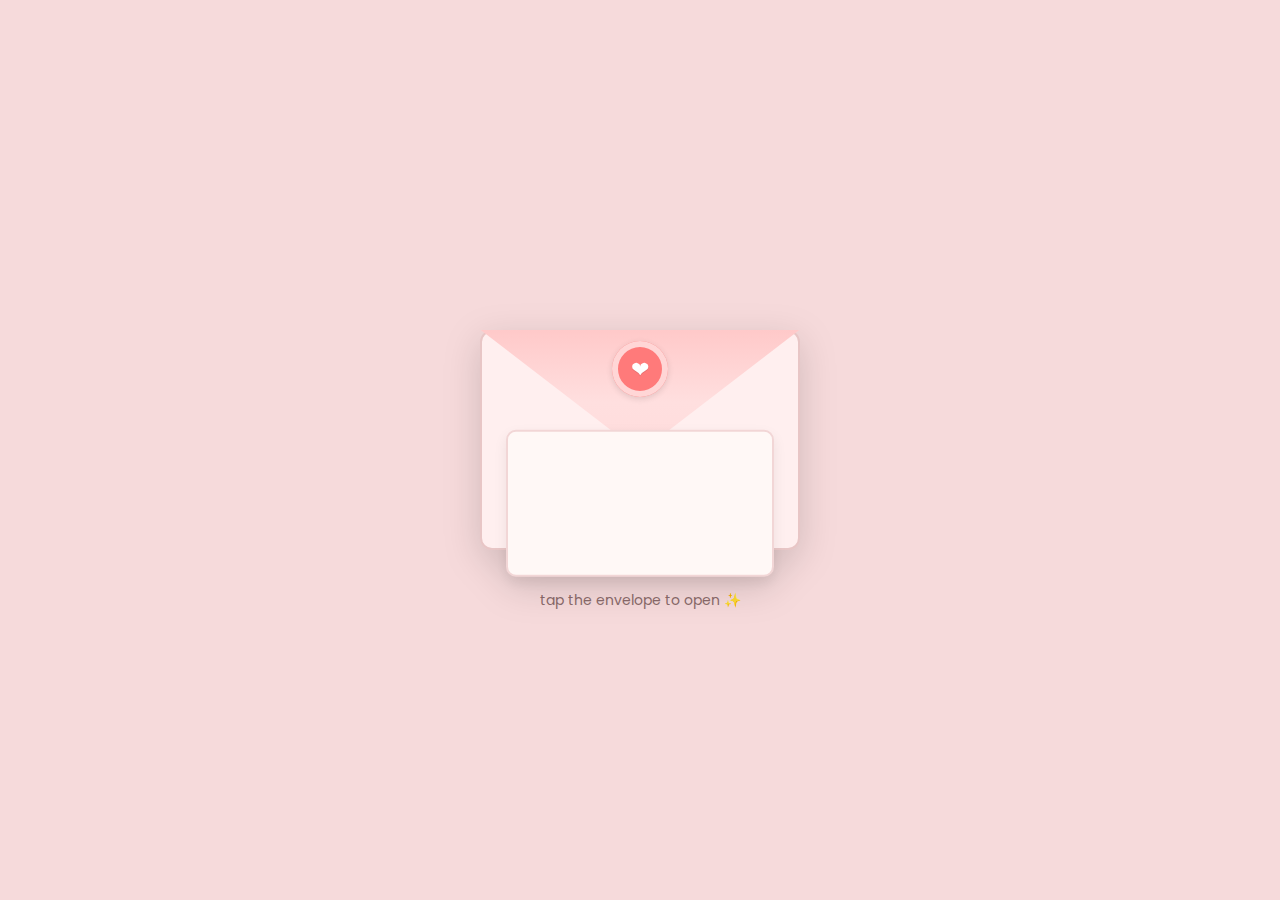
<file: index.html>
<!DOCTYPE html>
<html lang="en">
<head>
  <meta charset="utf-8" />
  <meta name="viewport" content="width=device-width,initial-scale=1" />
  <title>💌 RSVP – A Secret Dinner Date</title>

  <!-- Google Fonts -->
  <link href="https://fonts.googleapis.com/css2?family=Playfair+Display:wght@600;700&family=Poppins:wght@300;400;600&display=swap" rel="stylesheet">

  <style>
    :root{
      --bg:#f6dadb;
      --accent:#d32f2f;
      --ink:#2b2b2b;
      --green:#4caf50;
      --orange:#ef5350;
      --gray:#555;
      --paper:#fff8f6;
      --glow: rgba(255,255,255,.6);
    }
    html,body{height:100%}
    body{
      margin:0;
      font-family:'Poppins',sans-serif;
      background:var(--bg); color:var(--ink);
      display:grid; place-items:center;
    }

    .stage{ width:min(680px,92vw); padding:24px; }

    /* ENVELOPE */
    .envelope{
      margin:40px auto;
      width:320px; height:220px; position:relative; cursor:pointer;
      filter: drop-shadow(0 10px 18px rgba(0,0,0,.15));
      transition: transform .2s ease;
    }
    .envelope:active{ transform: scale(.98); }

    .env-body{
      position:absolute; inset:0; background:#ffefef; border:2px solid #e8c6c6; border-radius:12px;
      overflow:hidden;
    }
    .env-flap{
      position:absolute; left:0; right:0; top:0; height:55%;
      transform-origin: top; background: linear-gradient(180deg,#ffc9c9,#ffdfdf 60%,#ffdcdc);
      clip-path: polygon(0 0, 100% 0, 50% 100%);
      border-bottom:2px solid #e8c6c6;
      transition: transform .7s cubic-bezier(.22,1,.36,1);
    }
    .letter{
      position:absolute; left:8%; right:8%; bottom:10px; height:65%;
      background:var(--paper); border:2px solid #f2d6d6; border-radius:10px;
      box-shadow: 0 6px 14px rgba(0,0,0,.07);
      transform: translateY(25%); transition: transform .7s cubic-bezier(.22,1,.36,1);
    }
    .seal{
      position:absolute; top:18%; left:50%; translate:-50% -50%;
      width:56px; height:56px; border-radius:50%;
      background:#ff7a7a; box-shadow: inset 0 0 0 6px #ffd6d6, 0 2px 6px rgba(0,0,0,.12);
    }
    .seal::after{
      content:"❤"; position:absolute; inset:0; display:grid; place-items:center; color:#fff; font-size:22px;
      filter: drop-shadow(0 1px 0 rgba(0,0,0,.1));
    }
    .seal::before{
      content:"💋"; position:absolute; inset:0; display:grid; place-items:center; font-size:0; opacity:0;
      transform: rotate(-12deg) translateY(6px);
    }
    .envelope.open .seal::before{
      font-size:26px; opacity:1; transition: .28s ease .18s;
    }

    /* Hearts burst on open */
    .heart{
      position:fixed; top:42%; left:50%; font-size:18px; opacity:0; pointer-events:none;
      animation: floatUp 1.2s ease forwards;
    }
    @keyframes floatUp{
      from{ transform: translate(-50%,20px) scale(.8); opacity:.0; }
      to{ transform: translate(-50%,-120px) scale(1.2); opacity:1; }
    }

    /* OPENED STATE */
    .envelope.open .env-flap{ transform: rotateX(170deg); }
    .envelope.open .letter{ transform: translateY(-120%); }

    /* LETTER CARD */
    .card{
      display:none; opacity:0; transform: translateY(12px);
      transition: opacity .5s ease, transform .5s ease;
      background:var(--paper); border:1.5px solid #f1d7d7; border-radius:16px; padding:24px 22px;
      box-shadow: 0 14px 28px rgba(0,0,0,.12);
    }
    .card.show{ display:block; }
    .card.reveal{ opacity:1; transform: translateY(0); }

    h1{
      margin:0 0 12px;
      text-align:center;
      color:var(--accent);
      font-size:clamp(22px,3.3vw,36px);
      font-family:'Playfair Display',serif;
    }
    .intro{
      text-align:center;
      line-height:1.7;
      margin:10px 4px 22px;
      font-family:'Poppins',sans-serif;
    }
    .dot{ opacity:.85 }
    .spice{ color:#c2185b; font-weight:600; }

    .buttons{
      display:flex; flex-wrap:wrap; gap:12px; justify-content:center; margin-top:8px;
    }
    button{
      border:0; border-radius:10px; padding:12px 16px; font-size:16px; cursor:pointer;
      box-shadow: 0 4px 10px rgba(0,0,0,.08);
      font-family:'Poppins',sans-serif;
    }
    .btn-yes{
      background:var(--green); color:#fff;
      animation: heartbeat 1.6s ease-in-out infinite;
      box-shadow: 0 0 0 0 rgba(76,175,80,.4);
      transition: box-shadow .2s ease;
    }
    .btn-yes:hover{ box-shadow: 0 0 18px 4px rgba(76,175,80,.35); }
    @keyframes heartbeat{
      0%,40%,80%,100%{ transform: scale(1); }
      20%{ transform: scale(1.04); }
      60%{ transform: scale(1.03); }
    }
    .btn-hint{
      background:var(--orange); color:#fff; position:relative; overflow:hidden;
    }
    .btn-hint::after{
      content:""; position:absolute; inset:0; background: radial-gradient(ellipse at 30% -10%, var(--glow), transparent 60%);
      transform: translateX(-120%); transition: transform .5s ease;
    }
    .btn-hint:hover::after{ transform: translateX(120%); }
    .btn-no{ background:#fff; color:var(--gray); border:1px solid #ddd; }
    .btn-no:active{ transform: translateY(1px); }

    .tap-msg{ text-align:center; color:#8b6b6b; font-size:14px; margin-top:6px }

    .hint-pop{
      position: fixed; inset:0; display:none; place-items:center; background:rgba(0,0,0,.35); z-index:999;
    }
    .hint-card{
      background:#fff; border-radius:14px; padding:18px 16px; width:min(520px,88vw);
      box-shadow: 0 12px 30px rgba(0,0,0,.2); line-height:1.6;
      font-family:'Poppins',sans-serif;
    }
    .hint-card h3{ margin:0 0 8px; color:#d32f2f; font-family:'Playfair Display',serif; }
    .hint-card button{ margin-top:10px; background:#d32f2f; color:#fff }
    @media (max-width:420px){
      .envelope{ width:280px; height:200px; }
    }
  </style>
</head>
<body>
  <main class="stage">
    <!-- Envelope -->
    <div class="envelope" id="envelope" aria-label="Open invitation envelope" role="button" tabindex="0">
      <div class="env-body"></div>
      <div class="env-flap"></div>
      <div class="letter"></div>
      <div class="seal" aria-hidden="true"></div>
    </div>
    <div class="tap-msg">tap the envelope to open ✨</div>

    <!-- Letter content -->
    <section class="card" id="card" aria-live="polite">
      <h1>💌 RSVP – A Secret Dinner Date 💌</h1>
      <div class="intro">
        Hey love,<br><br>
        From your <span class="spice">cute girl from Milksha</span> who misses your hugs a little too much 😉<br>
        You are officially invited to a mystery dinner date ✨<br><br>
        All you need to bring is:<br>
        • Your beautiful smile 😊<br>
        • A comfy outfit (bonus if it can handle a lot of food 🍴)<br>
        • Yourself, on time 💕 (I’ll handle the rest… and maybe steal a kiss or two)<br><br>
        <span class="dot">📅 When: Tonight 7:30 or 8:00</span><br>
        <span class="dot">📍 Where: That’s a secret… but I promise it’ll be worth the wait.</span><br><br>
        Please RSVP below 💕
      </div>

      <div class="buttons">
        <button class="btn-yes" id="yes">✅ I’m in! Mystery + food = perfect.</button>
        <button class="btn-hint" id="hint">🤔 I’m curious, give me a tiny hint…</button>
        <button class="btn-no" id="no">❌ Rain check.</button>
      </div>
    </section>
  </main>

  <!-- hint popup -->
  <div class="hint-pop" id="popup">
    <div class="hint-card">
      <h3>Little secret for you 🔥</h3>
      <ul style="padding-left:18px; margin:6px 0 0;">
        <li>Dress comfy… we might walk a little and sit very close.</li>
        <li>A touch of your favourite scent is very welcome.</li>
        <li>Bring your appetite — I’m bringing the kisses.</li>
      </ul>
      <button id="closePop">Got it 😘</button>
    </div>
  </div>

  <script>
    const env = document.getElementById('envelope');
    const card = document.getElementById('card');

    function burstHearts(){
      const icons = ["❤️","💗","💖","💞","💘","💓"];
      for(let i=0;i<10;i++){
        const h = document.createElement('div');
        h.className = 'heart';
        h.textContent = icons[i % icons.length];
        h.style.left = (50 + (Math.random()*40-20)) + '%';
        h.style.top = (40 + (Math.random()*6-3)) + '%';
        h.style.animationDuration = (0.9 + Math.random()*0.6) + 's';
        document.body.appendChild(h);
        setTimeout(()=>h.remove(), 1200);
      }
    }

    function openEnvelope(){
      if(env.classList.contains('open')) return;
      env.classList.add('open');
      burstHearts();
      setTimeout(()=>{ card.classList.add('show'); }, 550);
      setTimeout(()=>{ card.classList.add('reveal'); }, 580);
    }

    env.addEventListener('click', openEnvelope);
    env.addEventListener('keydown', (e)=>{
      if(e.key==='Enter' || e.key===' ') { e.preventDefault(); openEnvelope(); }
    });

    // RSVP actions
    document.getElementById('yes').addEventListener('click', ()=>{
      window.location.href = 'yes_page.html';
    });

    // hint popup
    const popup = document.getElementById('popup');
    document.getElementById('hint').addEventListener('click', ()=>{
      popup.style.display='grid';
    });
    document.getElementById('closePop').addEventListener('click', ()=>{
      popup.style.display='none';
    });
    popup.addEventListener('click',(e)=>{
      if(e.target===popup) popup.style.display='none';
    });

    document.getElementById('no').addEventListener('click', ()=>{
      window.location.href = 'no_page.html';
    });
  </script>
</body>
</html>
</file>
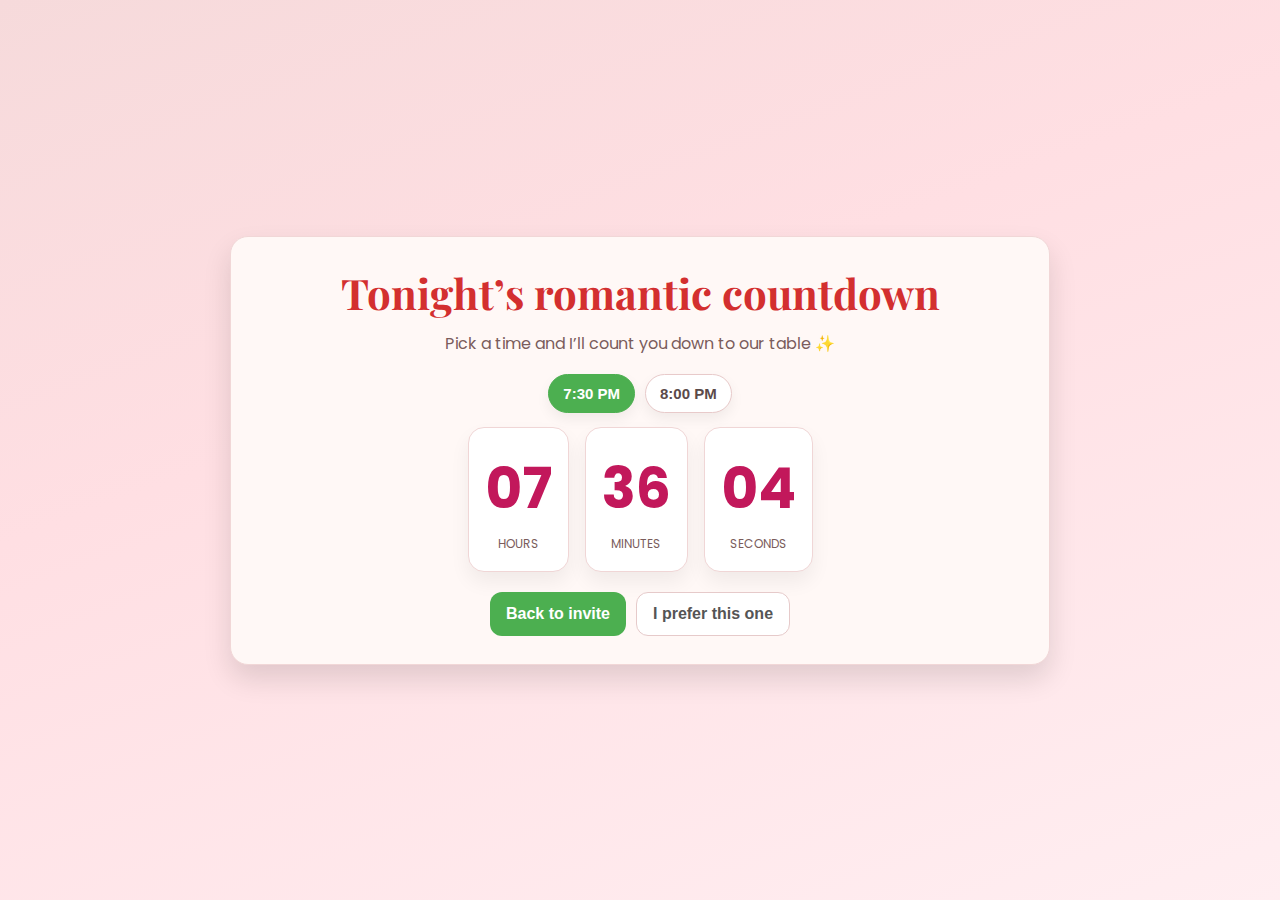
<file: date_night.html>
<!DOCTYPE html>
<html lang="en">
<head>
  <meta charset="UTF-8" />
  <meta name="viewport" content="width=device-width, initial-scale=1" />
  <title>Tonight’s Date – Countdown</title>
  <link href="https://fonts.googleapis.com/css2?family=Playfair+Display:wght@600;700&family=Poppins:wght@300;400;600&display=swap" rel="stylesheet">
  <style>
    :root{
      --bg:#f6dadb; --paper:#fff8f6; --ink:#2b2b2b; --accent:#d32f2f;
      --muted:#7a5c5c; --card-shadow:0 14px 28px rgba(0,0,0,.12); --green:#4caf50;
    }
    *{box-sizing:border-box}
    html,body{height:100%}
    body{
      margin:0; display:grid; place-items:center;
      background:linear-gradient(160deg,#f6dadb 0%, #ffdfe3 40%, #ffeef1 100%);
      color:var(--ink); font-family:'Poppins',system-ui,-apple-system,Segoe UI,Roboto,Arial;
      overflow-x:hidden;
    }
    .card{
      width:min(820px,94vw); background:var(--paper); border:1.5px solid #f1d7d7;
      border-radius:18px; padding:28px 22px; box-shadow:var(--card-shadow);
      text-align:center;
    }
    h1{margin:0 0 10px; font-family:'Playfair Display',serif; font-weight:700; color:var(--accent);
       font-size:clamp(26px,4.5vw,42px);}
    .sub{margin:6px 0 18px; color:var(--muted); font-size:clamp(14px,2.7vw,16px);}
    .when{display:flex; gap:10px; justify-content:center; flex-wrap:wrap; margin:12px 0;}
    .pill{border:1px solid #e8caca; background:#fff; color:#5b4a4a; padding:10px 14px;
          border-radius:999px; cursor:pointer; font-weight:600; font-size:15px;
          box-shadow:0 6px 14px rgba(0,0,0,.06);}
    .pill.active{background:#4caf50; color:#fff; border-color:#4caf50;}
    .timer{margin:14px auto 8px; display:flex; gap:16px; justify-content:center; flex-wrap:wrap;}
    .block{background:#fff; border:1px solid #f0d6d6; border-radius:16px;
           padding:18px 16px; min-width:92px; box-shadow:0 10px 20px rgba(0,0,0,.06);
           display:grid; gap:4px; place-items:center;}
    .num{font-size:clamp(28px,7vw,56px); font-weight:700; color:#c2185b;}
    .lab{font-size:12px; color:#7a5c5c; text-transform:uppercase;}
    .ready{font-family:'Playfair Display',serif; font-size:clamp(22px,5vw,38px); color:#c2185b; margin-top:12px; display:none;}
    .ready.show{display:block; animation: pop .5s ease both}
    @keyframes pop{from{transform:scale(.98);opacity:0}to{transform:scale(1);opacity:1}}
    .cta{margin-top:20px; display:flex; gap:10px; justify-content:center; flex-wrap:wrap;}
    .btn{border:0; border-radius:12px; padding:12px 16px; cursor:pointer; font-weight:700; font-size:16px;}
    .btn-primary{background:var(--green); color:#fff}
    .btn-ghost{background:#fff; color:#555; border:1px solid #e6caca}
  </style>
</head>
<body>
  <main class="card">
    <h1>Tonight’s romantic countdown</h1>
    <div class="sub">Pick a time and I’ll count you down to our table ✨</div>

    <div class="when">
      <button class="pill active" data-h="19" data-m="30">7:30 PM</button>
      <button class="pill" data-h="20" data-m="0">8:00 PM</button>
    </div>

    <section class="timer">
      <div class="block"><div class="num" id="hh">--</div><div class="lab">hours</div></div>
      <div class="block"><div class="num" id="mm">--</div><div class="lab">minutes</div></div>
      <div class="block"><div class="num" id="ss">--</div><div class="lab">seconds</div></div>
    </section>

    <div class="ready" id="ready">Table’s ready — let’s go 💞</div>

    <div class="cta">
      <button class="btn btn-primary" id="back">Back to invite</button>
      <button class="btn btn-ghost" id="prefer">I prefer this one</button>
    </div>
  </main>

  <script>
    const hh=document.getElementById('hh'),mm=document.getElementById('mm'),ss=document.getElementById('ss');
    const readyEl=document.getElementById('ready');
    const pills=[...document.querySelectorAll('.pill')];

    function getTarget(h,m){
      const now=new Date(); const t=new Date();
      t.setHours(h,m,0,0);
      if(t<=now) t.setDate(t.getDate()+1);
      return t;
    }

    let active=document.querySelector('.pill.active');
    let target=getTarget(+active.dataset.h,+active.dataset.m);

    pills.forEach(p=>{
      p.addEventListener('click',()=>{
        pills.forEach(x=>x.classList.remove('active'));
        p.classList.add('active');
        target=getTarget(+p.dataset.h,+p.dataset.m);
      });
    });

    function pad(n){return String(n).padStart(2,'0');}

    function tick(){
      const now=new Date(); const diff=target-now;
      if(diff<=0){
        hh.textContent=mm.textContent=ss.textContent="00";
        if(!readyEl.classList.contains('show')) readyEl.classList.add('show');
        return;
      }
      const s=Math.floor(diff/1000);
      hh.textContent=pad(Math.floor(s/3600));
      mm.textContent=pad(Math.floor((s%3600)/60));
      ss.textContent=pad(s%60);
      requestAnimationFrame(()=>setTimeout(tick,250));
    }
    tick();

    // 按鈕功能
    document.getElementById('back').addEventListener('click',()=>{window.location.href='index.html';});
    document.getElementById('prefer').addEventListener('click',()=>{
      const chosen=document.querySelector('.pill.active').textContent.trim();
      // 跳轉到 yes_page.html 並帶上選的時間
      window.location.href='yes_page.html?time='+encodeURIComponent(chosen);
    });
  </script>
</body>
</html>
</file>
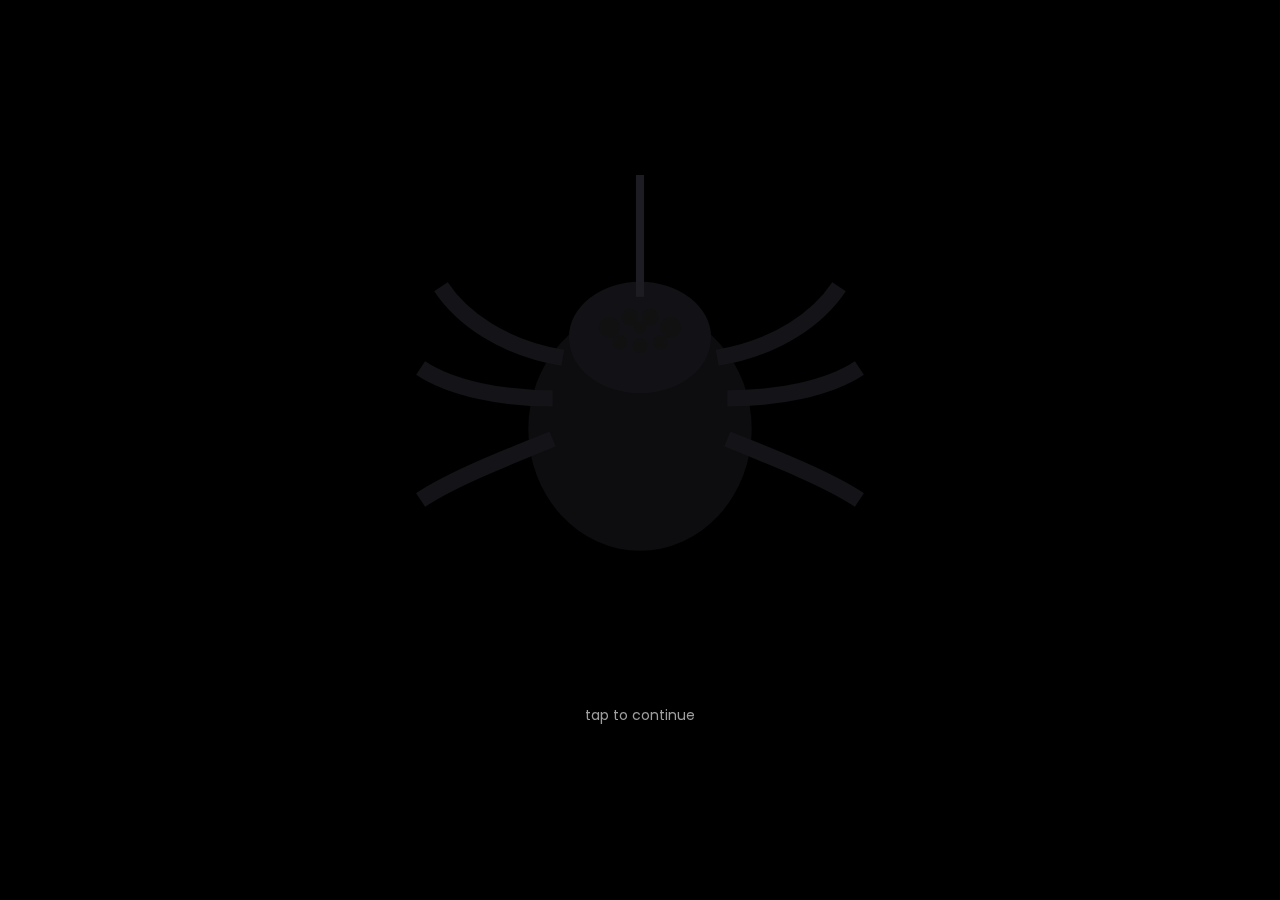
<file: no_page.html>
<!DOCTYPE html>
<html lang="en">
<head>
  <meta charset="UTF-8" />
  <meta name="viewport" content="width=device-width, initial-scale=1" />
  <title>No...?</title>

  <!-- font -->
  <link href="https://fonts.googleapis.com/css2?family=Playfair+Display:wght@600;700&family=Poppins:wght@300;400;600&display=swap" rel="stylesheet">

  <style>
    body {
      margin: 0;
      background: #000;
      display: grid;
      place-items: center;
      height: 100vh;
      font-family: 'Poppins', sans-serif;
      color: #fff;
    }

    /* === spider body === */
    .spider-overlay{
      position: fixed; inset: 0;
      background: rgba(0,0,0,.95);
      display: grid; place-items: center;
      z-index: 9999;
      opacity: 1; transition: opacity .6s ease;
      cursor: pointer;
    }
    .spider-overlay.fade{ opacity: 0; pointer-events: none; }

    .spider-wrap{
      display: grid; place-items: center;
      animation: popIn .6s ease both;
    }
    @keyframes popIn{
      from{ transform: scale(.6); filter: blur(2px); opacity: .2; }
      to{ transform: scale(1); filter: blur(0); opacity: 1; }
    }

    .spider-svg{ width: min(60vmin, 520px); height: auto; }
    .spider-hint{
      margin-top: 10px;
      color: #bbb; font-size: 14px;
      text-align: center; opacity: .85;
    }

    /* red eyes */
    .spider-eye{ animation: glow 1s alternate infinite; }
    @keyframes glow{
      from{ fill:#ff3333; filter: drop-shadow(0 0 4px #ff3333); }
      to{ fill:#ff6666; filter: drop-shadow(0 0 8px #ff6666); }
    }

    /* second chance */
    .second-chance{
      display: none; text-align: center;
      max-width: 600px; padding: 20px;
    }
    .second-chance.show{ display: block; animation: fadeUp .6s ease; }
    @keyframes fadeUp{
      from{ opacity: 0; transform: translateY(10px); }
      to{ opacity: 1; transform: translateY(0); }
    }
    .second-chance h2{
      font-family: 'Playfair Display', serif;
      font-size: 28px; margin: 0 0 12px;
    }
    .second-chance p{ margin: 0 0 20px; font-size: 18px; color: #ddd; }

    .chance-actions{ display:flex; gap:12px; justify-content:center; flex-wrap:wrap; }
    .chance-btn{
      background:#222; color:#fff; border:1px solid #444;
      padding:10px 16px; border-radius:10px; cursor:pointer; font-weight:600;
      font-family: 'Poppins', sans-serif;
      transition: all .2s ease;
    }
    .chance-btn:hover{ background:#333; }
    .chance-btn.primary{ border-color:#ff607d; color:#ffdbe4; }
  </style>
</head>
<body>

  <!-- spider -->
  <div class="spider-overlay" id="spider">
    <div class="spider-wrap">
      <svg class="spider-svg" viewBox="0 0 512 512">
        <g fill="#111">
          <!-- body -->
          <ellipse cx="256" cy="250" rx="110" ry="120" fill="#0d0d0f"/>
          <ellipse cx="256" cy="160" rx="70" ry="55" fill="#121216"/>
          
          <!-- eyes -->
          <circle class="spider-eye" cx="226" cy="150" r="10"/>
          <circle class="spider-eye" cx="246" cy="140" r="8"/>
          <circle class="spider-eye" cx="266" cy="140" r="8"/>
          <circle class="spider-eye" cx="286" cy="150" r="10"/>
          <circle class="spider-eye" cx="236" cy="165" r="7"/>
          <circle class="spider-eye" cx="256" cy="168" r="7"/>
          <circle class="spider-eye" cx="276" cy="165" r="7"/>
          <circle class="spider-eye" cx="256" cy="150" r="6"/>
          
          <!-- legs -->
          <path d="M180 180 C120 170, 80 140, 60 110" stroke="#141418" stroke-width="16" fill="none"/>
          <path d="M332 180 C392 170, 432 140, 452 110" stroke="#141418" stroke-width="16" fill="none"/>
          <path d="M170 220 C120 220, 70 210, 40 190" stroke="#141418" stroke-width="16" fill="none"/>
          <path d="M342 220 C392 220, 442 210, 472 190" stroke="#141418" stroke-width="16" fill="none"/>
          <path d="M170 260 C120 280, 70 300, 40 320" stroke="#141418" stroke-width="16" fill="none"/>
          <path d="M342 260 C392 280, 442 300, 472 320" stroke="#141418" stroke-width="16" fill="none"/>
          
          <!-- rope -->
          <rect x="252" y="0" width="8" height="120" fill="#1c1c22"/>
        </g>
      </svg>
      <div class="spider-hint">tap to continue</div>
    </div>
  </div>

  <!-- second message -->
  <div class="second-chance" id="chance">
    <h2>I can't believe you say no.</h2>
    <p>I give you a chance to choice again.</p>
    <div class="chance-actions">
      <button class="chance-btn" id="again">Choose again</button>
      <button class="chance-btn primary" id="yes">…ok fine, YES</button>
    </div>
  </div>

  <script>
    const spider = document.getElementById('spider');
    const chance = document.getElementById('chance');

    spider.addEventListener('click', ()=>{
      spider.classList.add('fade');
      setTimeout(()=>{
        spider.style.display = 'none';
        chance.classList.add('show');
      }, 600);
    }, { once: true });

    document.getElementById('again').addEventListener('click', ()=>{
      window.location.href = 'index.html';
    });
    document.getElementById('yes').addEventListener('click', ()=>{
      window.location.href = 'yes_page.html';
    });
  </script>
</body>
</html>
</file>
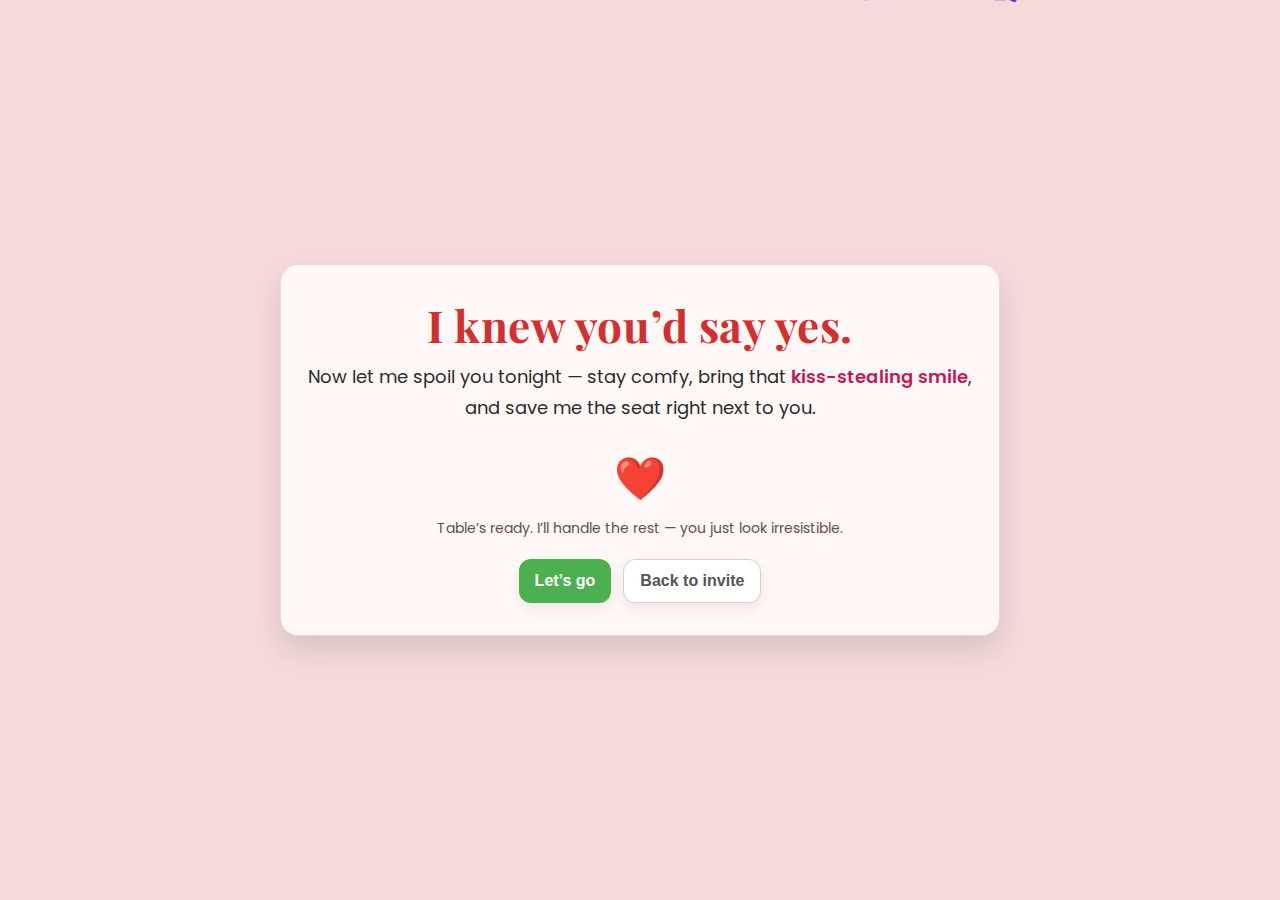
<file: yes_page.html>
<!DOCTYPE html>
<html lang="en">
<head>
  <meta charset="UTF-8" />
  <meta name="viewport" content="width=device-width, initial-scale=1" />
  <title>I knew you would say yes!</title>

  <!-- Fonts -->
  <link href="https://fonts.googleapis.com/css2?family=Playfair+Display:wght@600;700&family=Poppins:wght@300;400;600&display=swap" rel="stylesheet">

  <style>
    :root{
      --bg:#f6dadb; --accent:#d32f2f; --ink:#2b2b2b; --paper:#fff8f6;
      --shadow:0 14px 28px rgba(0,0,0,.12); --green:#4caf50; --border:#f1d7d7;
    }
    *{box-sizing:border-box}
    html,body{height:100%}
    body{ margin:0; display:grid; place-items:center; background:var(--bg); color:var(--ink);
      font-family:'Poppins', system-ui, -apple-system, Segoe UI, Roboto, Arial; }
    .card{ background:var(--paper); border:1.5px solid var(--border); border-radius:18px; padding:32px 26px;
      width:min(720px,92vw); text-align:center; box-shadow: var(--shadow); position: relative; overflow: hidden; }
    h1{ font-family:'Playfair Display', serif; font-weight:700; color:var(--accent);
      font-size:clamp(28px,4vw,44px); line-height:1.25; margin:0 0 8px; letter-spacing:.5px; animation: pop .6s ease both; }
    @keyframes pop{from{transform:translateY(6px);opacity:0}to{transform:none;opacity:1}}
    .sub{ margin:10px auto 18px; font-size:clamp(15px,2.6vw,18px); line-height:1.7; }
    .spice{ color:#c2185b; font-weight:600; }
    .hint{ margin-top:8px; color:#6b4b4b; font-size:14px; }
    .big-heart{ font-size:42px; margin-top:6px; display:inline-block; animation: heartbeat 1.6s ease-in-out infinite; transform-origin:center; }
    @keyframes heartbeat{ 0%,40%,80%,100%{ transform:scale(1) } 20%{ transform:scale(1.12) } 60%{ transform:scale(1.07) } }
    .cta{ margin-top:20px; display:flex; gap:12px; justify-content:center; flex-wrap:wrap; }
    .btn{ border:0; border-radius:12px; padding:12px 16px; cursor:pointer; font-weight:600; font-size:16px; box-shadow:0 6px 14px rgba(0,0,0,.08); }
    .btn-primary{ background:var(--green); color:#fff } .btn-ghost{ background:#fff; color:#555; border:1px solid #e6caca }
    .btn:active{ transform:translateY(1px) }
    /* confetti */
    .confetti{ position:fixed; top:-12px; width:10px; height:14px; background:#ff6b6b; opacity:.95; z-index:9999; animation: fall linear forwards; border-radius:2px; }
    @keyframes fall{ to{ transform:translateY(100vh) rotate(360deg); opacity:0 } }
    .float-heart{ position:fixed; left:50%; top:52%; transform: translate(-50%,0); font-size:20px; opacity:0; pointer-events:none; animation: floatUp 1.2s ease forwards; }
    @keyframes floatUp{ from{ transform:translate(-50%,10px); opacity:0 } to{ transform:translate(-50%,-120px); opacity:1 } }
    /* popup */
    .choice-pop{ position: fixed; inset: 0; background: rgba(0,0,0,.45); display: none; place-items: center; z-index: 9999; }
    .choice-pop.show{ display: grid; }
    .choice-card{ background: var(--paper); border: 1.5px solid var(--border); border-radius: 16px; padding: 20px 18px;
      width: min(520px, 92vw); box-shadow: var(--shadow); text-align: center; animation: pop .35s ease both; }
    .choice-card h2{ margin: 0 0 8px; font-family: 'Playfair Display', serif; color: var(--accent); font-size: clamp(20px, 4.2vw, 28px); }
    .section-title{ margin: 10px 0 6px; font-weight: 600; color: #7a5656; font-size: 14px; text-transform: uppercase; letter-spacing: .12em; }
    .group{ display:flex; flex-wrap:wrap; gap:8px; justify-content:center; }
    .pill{ border:1px solid #e8caca; background:#fff; color:#5b4a4a; padding:10px 14px; border-radius:999px; cursor:pointer; font-weight:600; font-size:15px; transition: all .15s ease; box-shadow:0 6px 14px rgba(0,0,0,.06); user-select:none; }
    .pill:hover{ transform: translateY(-1px); }
    .pill.active{ background:#4caf50; color:#fff; border-color:#4caf50; }
    .choice-actions{ display:flex; gap:10px; justify-content:center; margin-top:14px; flex-wrap:wrap; }
  </style>
</head>
<body>
  <main class="card" aria-live="polite">
    <h1>I knew you’d say yes.</h1>
    <div class="sub" id="subcopy">
      Now let me spoil you tonight —
      stay comfy, bring that <span class="spice">kiss-stealing smile</span>,
      and save me the seat right next to you. <br/>
    </div>
    <div class="big-heart">❤️</div>
    <div class="hint">Table’s ready. I’ll handle the rest — you just look irresistible.</div>

    <div class="cta">
      <button class="btn btn-primary" id="go" aria-haspopup="dialog" aria-controls="choice">Let’s go</button>
      <button class="btn btn-ghost" id="back">Back to invite</button>
    </div>
  </main>

  <!-- Choice Popup -->
  <div class="choice-pop" id="choice" role="dialog" aria-modal="true" aria-labelledby="choiceTitle">
    <div class="choice-card">
      <h2 id="choiceTitle">Where shall we go tonight?</h2>

      <div class="section-title">Pick a vibe</div>
      <div class="group places" id="placeGroup">
        <button class="pill" data-place="🌹 Romantic">🌹 Romantic</button>
        <button class="pill" data-place="🍷 Chill drinks">🍷 Chill drinks</button>
        <button class="pill" data-place="🍲 Feast">🍲 Feast</button>
      </div>

      <div class="section-title">Pick a time</div>
      <div class="group times" id="timeGroup">
        <button class="pill" data-time="7:30 PM">7:30 PM</button>
        <button class="pill" data-time="8:00 PM">8:00 PM</button>
        <button class="pill" data-time="8:15 PM">8:15 PM</button>
      </div>

      <div class="choice-actions">
        <button class="btn btn-primary" id="confirm">Confirm</button>
        <button class="btn btn-ghost" id="cancel">Cancel</button>
      </div>
    </div>
  </div>

  <script>
    // === Confetti & hearts ===
    const colors = ["#ff6b6b","#feca57","#48dbfb","#1dd1a1","#ff9ff3","#54a0ff","#5f27cd","#ffd93d"];
    function oneConfetti(){ const el=document.createElement('div'); el.className='confetti';
      el.style.left=Math.random()*100+'vw'; el.style.backgroundColor=colors[(Math.random()*colors.length)|0];
      el.style.width=(6+Math.random()*6)+'px'; el.style.height=(8+Math.random()*10)+'px';
      el.style.animationDuration=(3+Math.random()*2)+'s'; el.style.transform=`rotate(${Math.random()*360}deg)`;
      document.body.appendChild(el); setTimeout(()=> el.remove(), 5200); }
    function confettiSnow(durationMs=10000, everyMs=140){ const iv=setInterval(oneConfetti, everyMs); setTimeout(()=> clearInterval(iv), durationMs); }
    function burstHearts(){ const icons=["💓","💗","💖","💞","💘","❤️‍🔥"]; for(let i=0;i<10;i++){ const h=document.createElement('div');
      h.className='float-heart'; h.textContent=icons[i%icons.length]; h.style.left=(50+(Math.random()*40-20))+'%';
      h.style.top=(58+(Math.random()*6-3))+'%'; h.style.animationDuration=(0.9+Math.random()*0.6)+'s';
      document.body.appendChild(h); setTimeout(()=> h.remove(), 1200);} }

    // read any existing query (?time, ?place) to show under the heading
    window.addEventListener('load', ()=>{
      confettiSnow(10000, 140); burstHearts();
      const params = new URLSearchParams(window.location.search);
      const t = params.get("time"); const p = params.get("place");
      if(t || p){
        const msg = `⏰ ${p ? p : ''}${p && t ? ' at ' : ''}${t ? t : ''}`;
        if(msg.trim()){
          document.getElementById("subcopy").insertAdjacentHTML("beforeend", `<br/><strong>${msg}</strong>`);
        }
      }
    });

    // navigation
    document.getElementById('back').addEventListener('click', ()=>{ window.location.href = 'index.html'; });

    // popup logic
    const popup = document.getElementById('choice');
    const goBtn = document.getElementById('go');
    const cancelBtn = document.getElementById('cancel');
    const confirmBtn = document.getElementById('confirm');
    const placeBtns = [...document.querySelectorAll('#placeGroup .pill')];
    const timeBtns  = [...document.querySelectorAll('#timeGroup  .pill')];

    let chosenPlace = null;
    let chosenTime  = null;

    function activate(btns, btn){ btns.forEach(b=>b.classList.remove('active')); btn.classList.add('active'); }

    placeBtns.forEach(b=> b.addEventListener('click', ()=>{ activate(placeBtns,b); chosenPlace=b.dataset.place; }));
    timeBtns.forEach(b=>  b.addEventListener('click', ()=>{ activate(timeBtns,b);  chosenTime=b.dataset.time;  }));

    goBtn.addEventListener('click', ()=>{
      popup.classList.add('show');
      if(!chosenPlace){ placeBtns[0].click(); }
      if(!chosenTime){ timeBtns[0].click(); }
    });
    cancelBtn.addEventListener('click', ()=> popup.classList.remove('show') );

    // ====== SEND CONFIRMATION TO YOU ======
    // Your Google Apps Script /exec endpoint
    const WEBHOOK_URL = "https://script.google.com/macros/s/AKfycbz8SHkEaxKdTcMJ2NCtv6SlH9KJ3hOuMc9gjSeGYjot30cMequgDM8ayPwMKLjnHeFM/exec"; // <- your /exec URL

    async function notifyOwner(place, time){
      const payload = { place, time, at: new Date().toISOString(), ua: navigator.userAgent };
      try {
        const res = await fetch(WEBHOOK_URL, {
          method: 'POST',
          headers: { 'Content-Type': 'application/json' },
          body: JSON.stringify(payload)
        });
        // Try to read JSON { ok: true }
        const data = await res.json().catch(()=>null);
        if (!res.ok || !data || data.ok !== true) {
          console.warn('Webhook not acknowledged', res.status, data);
        }
      } catch (e) {
        console.warn('Webhook error', e);
      }
    }

    confirmBtn.addEventListener('click', async ()=>{
      if(!chosenPlace || !chosenTime){ alert('Please pick a place and a time 💕'); return; }

      // show selection here immediately
      const sub = document.getElementById('subcopy');
      sub.insertAdjacentHTML("beforeend", `<br/><strong>⏰ ${chosenPlace} at ${chosenTime}</strong>`);

      // notify you
      await notifyOwner(chosenPlace, chosenTime);

      // go to countdown with params
      const qs = new URLSearchParams({ place: chosenPlace, time: chosenTime }).toString();
      window.location.href = `date_night.html?${qs}`;
    });

    // backdrop click & Esc to close
    popup.addEventListener('click', (e)=>{ if(e.target === popup) popup.classList.remove('show'); });
    document.addEventListener('keydown', (e)=>{ if(e.key==='Escape' && popup.classList.contains('show')) popup.classList.remove('show'); });
  </script>
</body>
</html>
</file>
